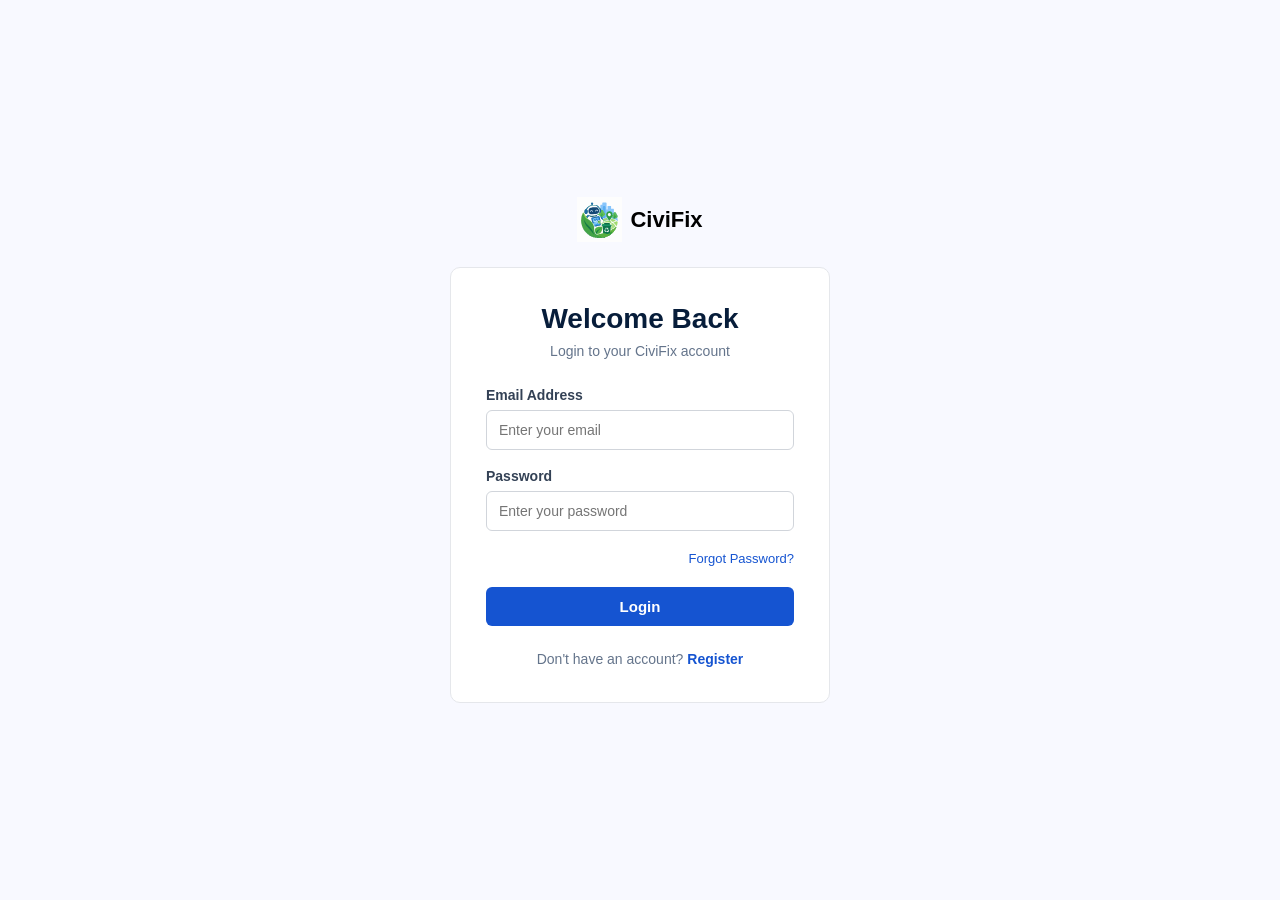
<file: frontend/pages/admin-dashboard.html>
<!DOCTYPE html>
<html lang="en">
<head>
    <meta charset="UTF-8">
    <meta name="viewport" content="width=device-width, initial-scale=1.0">
    <title>CiviFix - Admin Dashboard</title>
    <link rel="stylesheet" href="../css/admin-dashboard.css">
</head>
<body>

    <!-- Simple Navbar -->
    <header class="navbar">
        <div class="logo">
            <h2>CiviFix <small>(Admin)</small></h2>
        </div>
        <nav class="nav-links">
            <a href="admin-dashboard.html" class="active">Complaints</a>
        </nav>
        <div class="user-profile">
            <span>Eleanor Vance (Ward 7)</span>
            <button class="btn-logout" type="button">Logout</button>
        </div>
    </header>

    <!-- Main Container -->
    <main class="dashboard-container">

        <!-- Search & Filter Controls -->
        <section class="controls-section">
            <input type="text" id="searchInput" class="search-input" placeholder="Search by title, address, or user...">
            <div class="filter-tabs">
                <button class="tab active" data-filter="ALL">All</button>
                <button class="tab" data-filter="HIGH">High Priority</button>
                <button class="tab" data-filter="MEDIUM">Medium Priority</button>
                <button class="tab" data-filter="LOW">Low Priority</button>
            </div>
        </section>

        <!-- Complaints Table -->
        <section class="table-container">
            <table class="complaint-table">
                <thead>
                    <tr>
                        <th>TITLE</th>
                        <th>ADDRESS</th>
                        <th>CATEGORY</th>
                        <th>USER</th>
                        <th>DATE & TIME</th>
                        <th>STATUS</th>
                        <th>PRIORITY</th>
                        <th>ACTION</th>
                        <th>PROOF</th>
                    </tr>
                </thead>
                <tbody id="complaintTable">
                    <!-- Dynamic rows will be inserted here -->
                </tbody>
            </table>
        </section>
    </main>

<script src="../js/adminDashboard.js"></script>
</body>
</html>
</file>
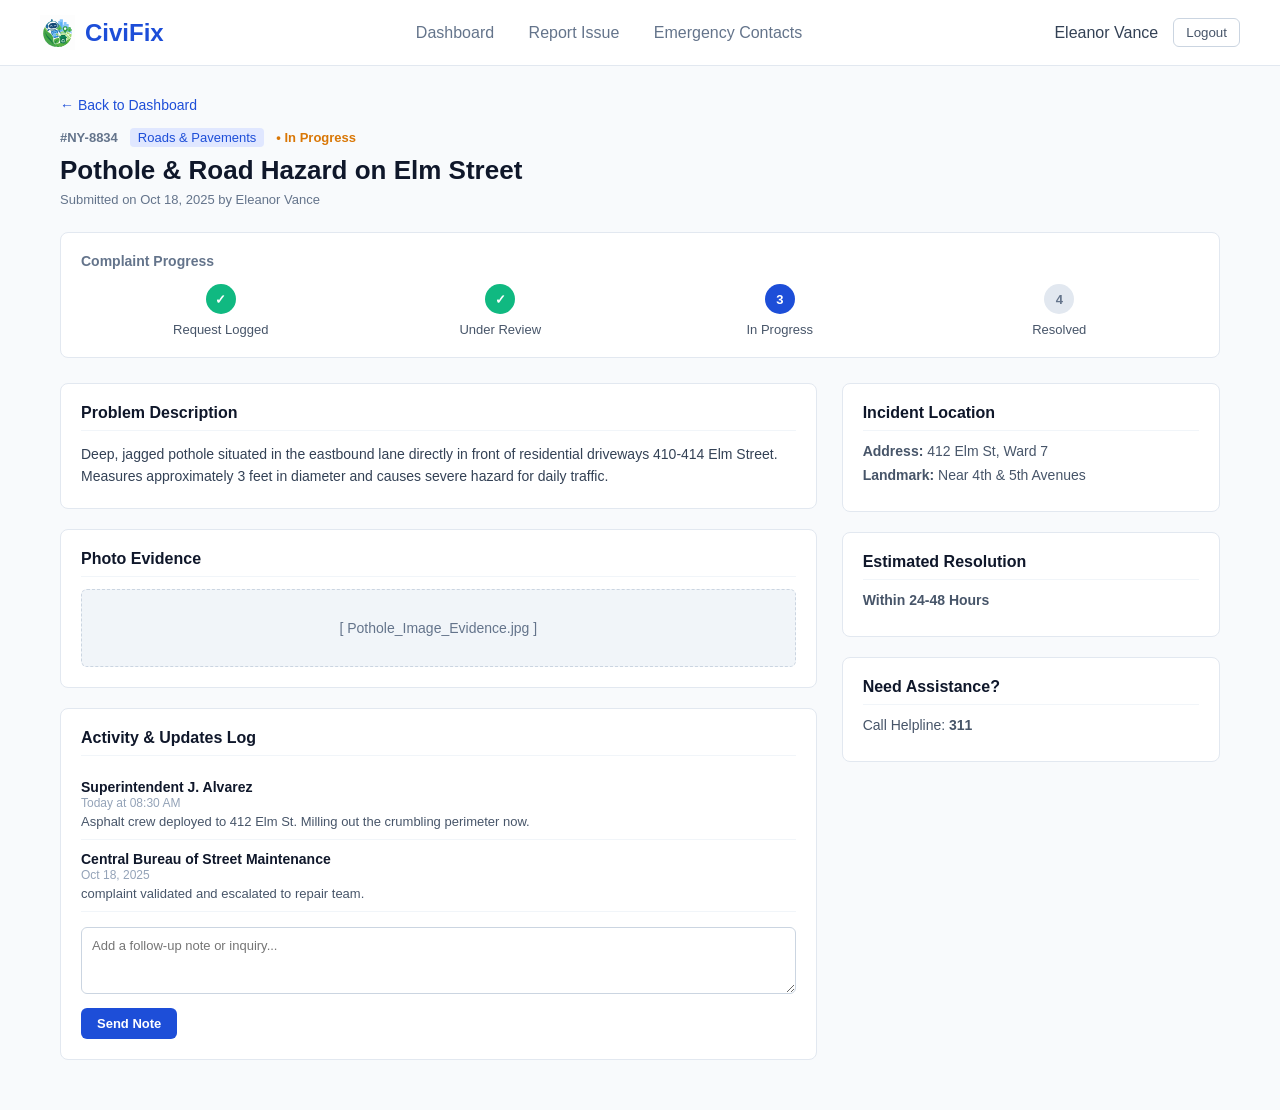
<file: frontend/pages/complaint-details.html>
<!DOCTYPE html>
<html lang="en">
<head>
    <meta charset="UTF-8">
    <meta name="viewport" content="width=device-width, initial-scale=1.0">
    <title>CiviFix - complaint Details</title>
    <link rel="stylesheet" href="../css/complaint-details.css">
</head>
<body>

    <!-- Header Section -->
    <header class="navbar">
        <div class="logo">
            <img class= "brand-logo" src="../images/logo/CiviFix-logo.svg" alt="CiviFix Logo" onerror="this.style.display='none'">
            <h2>CiviFix</h2>
        </div>
        <nav class="nav-links">
            <a href="user-dashboard.html">Dashboard</a>
            <a href="report-issue.html">Report Issue</a>
            <a href="#">Emergency Contacts</a>
        </nav>
        <div class="user-profile">
            <span class="user-name">Eleanor Vance</span>
            <button class="btn-logout">Logout</button>
        </div>
    </header>

    <!-- Main Container -->
    <main class="dashboard-container">

        <!-- Back Navigation -->
        <a href="user-dashboard.html" class="back-link">&larr; Back to Dashboard</a>

        <!-- Complaint Header Title -->
        <div class="ticket-header">
            <div class="ticket-meta">
                <span class="ticket-id">#NY-8834</span>
                <span class="dept-tag">Roads & Pavements</span>
                <span class="status-text in-progress">&bull; In Progress</span>
            </div>
            <h1>Pothole & Road Hazard on Elm Street</h1>
            <p class="submitted-info">Submitted on Oct 18, 2025 by Eleanor Vance</p>
        </div>

        <!-- Basic Lifecycle Progress Tracker -->
        <section class="tracker-card">
            <h3>Complaint Progress</h3>
            <div class="tracker-steps">
                <div class="step completed">
                    <div class="step-num">&#10003;</div>
                    <p>Request Logged</p>
                </div>
                <div class="step completed">
                    <div class="step-num">&#10003;</div>
                    <p>Under Review</p>
                </div>
                <div class="step active">
                    <div class="step-num">3</div>
                    <p>In Progress</p>
                </div>
                <div class="step">
                    <div class="step-num">4</div>
                    <p>Resolved</p>
                </div>
            </div>
        </section>

        <!-- Main Grid Layout (2 Columns) -->
        <div class="details-grid">

            <!-- Left Column: Problem Details & Activity -->
            <div class="main-content">
                
                <!-- Description Card -->
                <div class="content-card">
                    <h2>Problem Description</h2>
                    <p class="description-text">
                        Deep, jagged pothole situated in the eastbound lane directly in front of residential driveways 410-414 Elm Street. Measures approximately 3 feet in diameter and causes severe hazard for daily traffic.
                    </p>
                </div>

                <!-- Photo Evidence Card -->
                <div class="content-card">
                    <h2>Photo Evidence</h2>
                    <div class="image-preview-box">
                        <p>[ Pothole_Image_Evidence.jpg ]</p>
                    </div>
                </div>

                <!-- Updates & Dispatch Log -->
                <div class="content-card">
                    <h2>Activity & Updates Log</h2>
                    <div class="log-list">
                        <div class="log-item">
                            <strong>Superintendent J. Alvarez</strong>
                            <small>Today at 08:30 AM</small>
                            <p>Asphalt crew deployed to 412 Elm St. Milling out the crumbling perimeter now.</p>
                        </div>
                        <div class="log-item">
                            <strong>Central Bureau of Street Maintenance</strong>
                            <small>Oct 18, 2025</small>
                            <p>complaint validated and escalated to repair team.</p>
                        </div>
                    </div>

                    <!-- Add Comment / Reply -->
                    <div class="reply-box">
                        <textarea rows="3" placeholder="Add a follow-up note or inquiry..."></textarea>
                        <button class="btn-primary">Send Note</button>
                    </div>
                </div>

            </div>

            <!-- Right Column: Sidebar Location & Details -->
            <div class="sidebar-content">

                <div class="content-card">
                    <h2>Incident Location</h2>
                    <p><strong>Address:</strong> 412 Elm St, Ward 7</p>
                    <p><strong>Landmark:</strong> Near 4th & 5th Avenues</p>
                </div>

                <div class="content-card">
                    <h2>Estimated Resolution</h2>
                    <p class="timer-text">Within 24-48 Hours</p>
                </div>

                <div class="content-card">
                    <h2>Need Assistance?</h2>
                    <p>Call Helpline: <strong>311</strong></p>
                </div>

            </div>

        </div>

    </main>

</body>
</html>
</file>
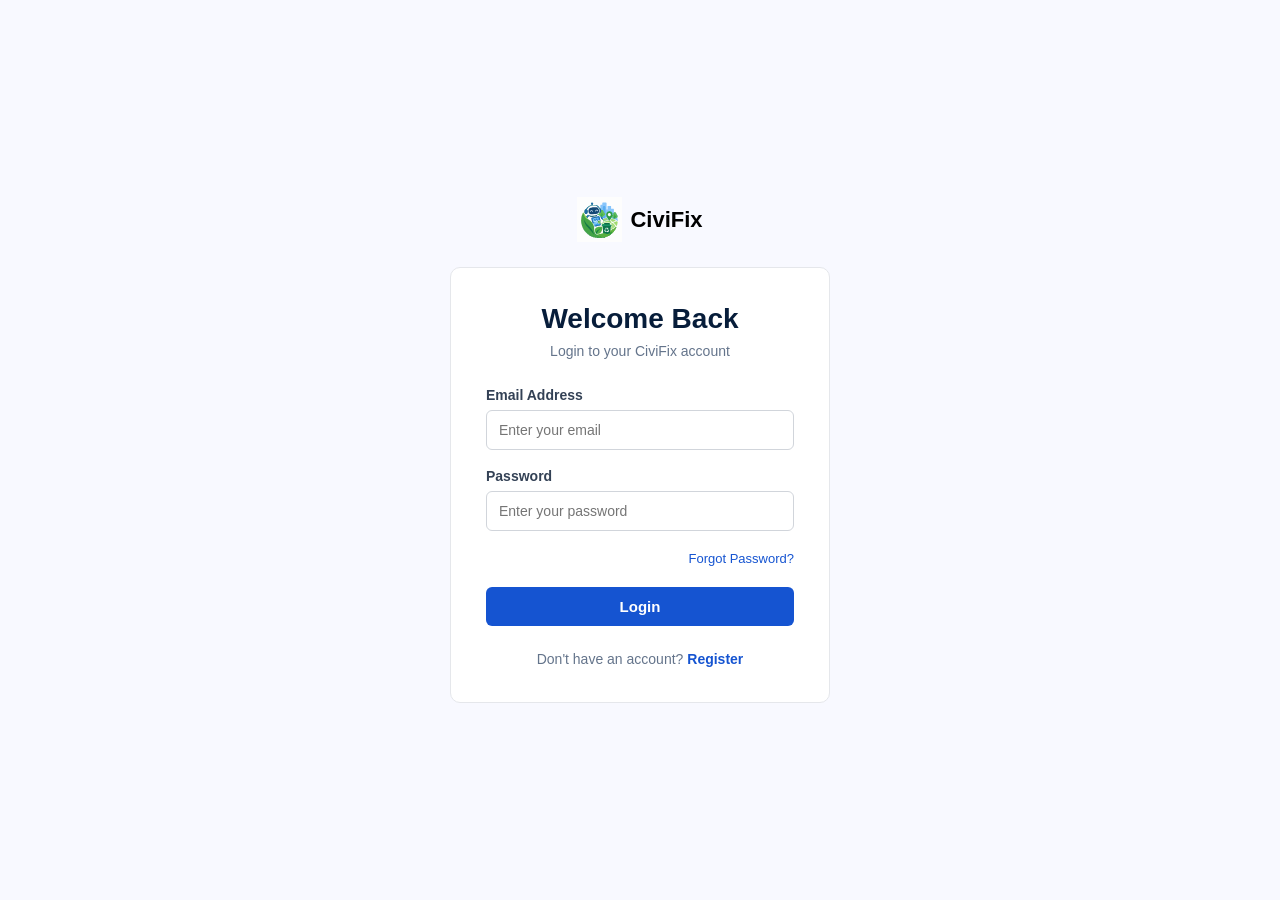
<file: frontend/pages/login.html>
<!DOCTYPE html>
<html lang="en">

<head>
    <meta charset="UTF-8">
    <meta name="viewport" content="width=device-width, initial-scale=1.0">

    <link rel="stylesheet" href="../css/login.css">

    <title>Login - CiviFix</title>
</head>

<body>
<div class="whole-page">
    <div class="login-container">

        <!-- Logo -->
        <div class="login-logo">
            <img src="../images/logo/CiviFix-logo.svg"
                 alt="CiviFix Logo"
                 class="CiviFix-logo">

            <span>CiviFix</span>
        </div>

        <!-- Login Card -->
        <div class="login-card">

            <h1>Welcome Back</h1>

            <p class="login-subtitle">
                Login to your CiviFix account
            </p>

            <!-- Login Form -->
            <form id="loginForm">

                <!-- Email -->
                <div class="form-group">
                    <label for="email">Email Address</label>

                    <input
                        type="email"
                        id="email"
                        placeholder="Enter your email"
                    >
                </div>

                <!-- Password -->
                <div class="form-group">
                    <label for="password">Password</label>

                    <input
                        type="password"
                        id="password"
                        placeholder="Enter your password"
                    >
                </div>

                <!-- Forgot Password -->
                <div class="forgot-password">
                    <a href="#">Forgot Password?</a>
                </div>

                <!-- Login Button -->
                <button type="submit" class="login-btn">
                    Login
                </button>

            </form>

            <!-- Register -->
            <p class="register-text">
                Don't have an account?
                <a href="signup.html">Register</a>
            </p>

        </div>

    </div>
</div>

<script src="../js/login.js"></script>
</body>

</html>
</file>
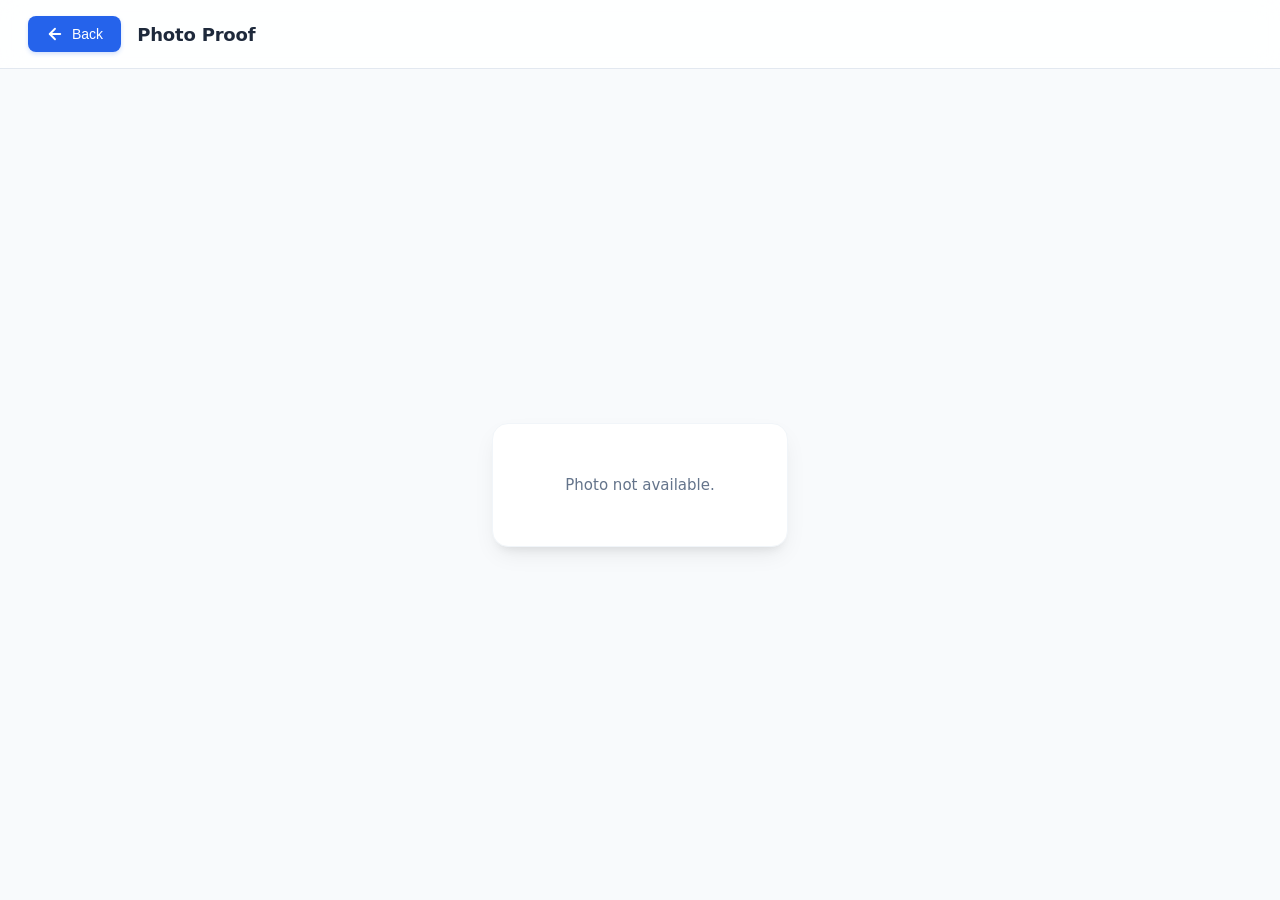
<file: frontend/pages/photo.html>
<!DOCTYPE html>
<html lang="en">
<head>
    <meta charset="UTF-8">
    <meta name="viewport" content="width=device-width, initial-scale=1.0">
    <title>CiviFix - Photo Proof</title>
    <link rel="stylesheet" href="../css/photo.css">
</head>
<body>
    <header class="photo-header">
        <button class="back-btn" id="btn-back">
            <svg width="18" height="18" viewBox="0 0 24 24" fill="none" stroke="currentColor" stroke-width="2.5" stroke-linecap="round" stroke-linejoin="round"><line x1="19" y1="12" x2="5" y2="12"></line><polyline points="12 19 5 12 12 5"></polyline></svg>
            <span>Back</span>
        </button>
        <h2>Photo Proof</h2>
    </header>

    <main class="photo-container">
        <div class="image-card">
            <img id="proof-image" alt="Complaint photo" hidden>
            <p id="photo-message" hidden>Photo not available.</p>
        </div>
    </main>

    <script src="../js/photo.js"></script>
</body>
</html>
</file>
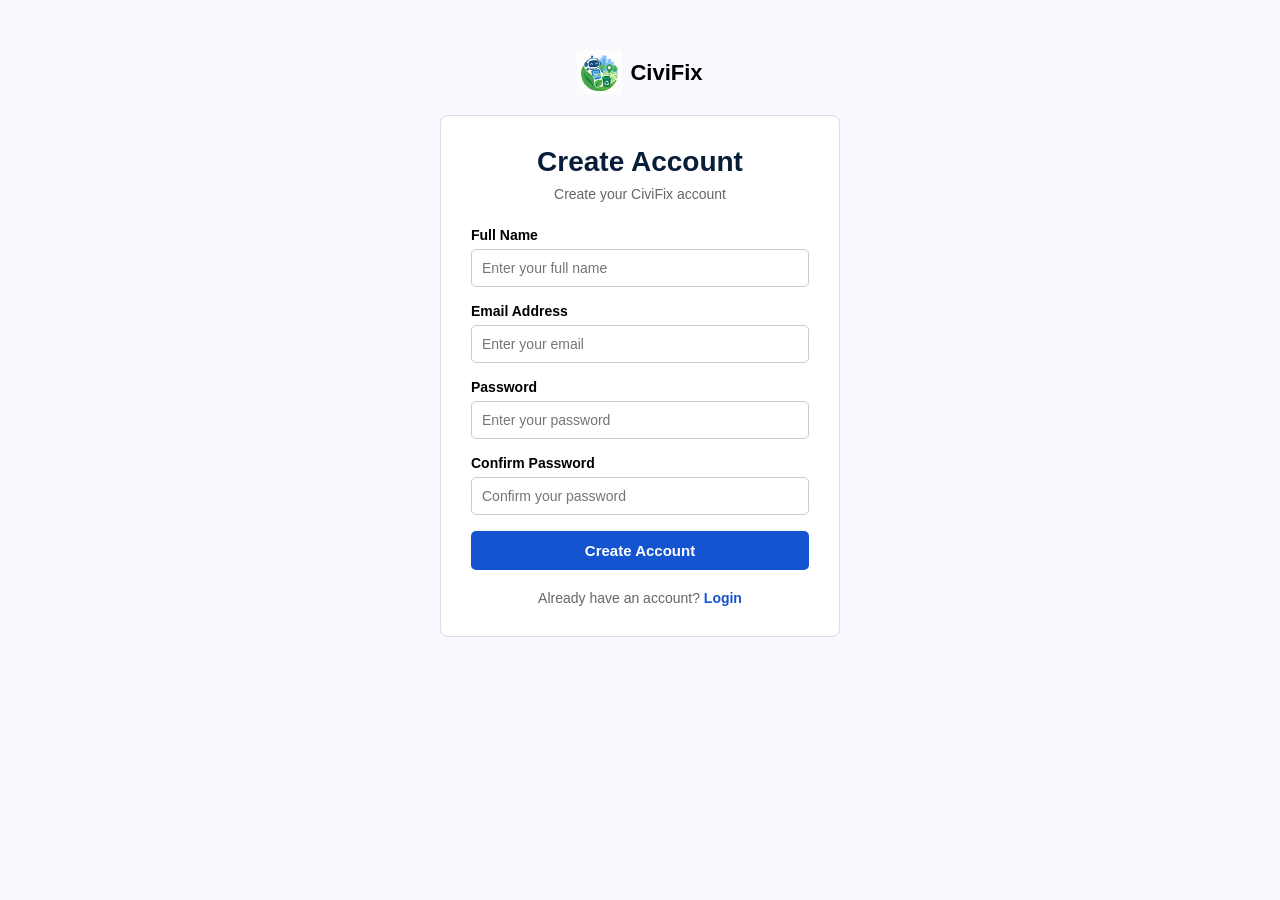
<file: frontend/pages/signup.html>
<!DOCTYPE html>
<html lang="en">

<head>
    <meta charset="UTF-8">
    <meta name="viewport" content="width=device-width, initial-scale=1.0">

    <link rel="stylesheet" href="../css/signup.css">

    <title>Sign Up - CiviFix</title>
</head>

<body>

    <div class="signup-container">

        <!-- Logo -->
        <div class="signup-logo">

            <img
                src="../images/logo/CiviFix-logo.svg"
                alt="CiviFix Logo"
            >

            <span>CiviFix</span>

        </div>


        <!-- Signup Card -->
        <div class="signup-card">

            <h1>Create Account</h1>

            <p class="signup-subtitle">
                Create your CiviFix account
            </p>


            <!-- Signup Form -->
            <form id="signupForm">

                <!-- Full Name -->
                <div class="form-group">

                    <label for="name">Full Name</label>

                    <input
                        type="text"
                        id="name"
                        placeholder="Enter your full name"
                    >

                </div>


                <!-- Email -->
                <div class="form-group">

                    <label for="email">Email Address</label>

                    <input
                        type="email"
                        id="email"
                        placeholder="Enter your email"
                    >

                </div>


                <!-- Password -->
                <div class="form-group">

                    <label for="password">Password</label>

                    <input
                        type="password"
                        id="password"
                        placeholder="Enter your password"
                    >

                </div>


                <!-- Confirm Password -->
                <div class="form-group">

                    <label for="confirm-password">
                        Confirm Password
                    </label>

                    <input
                        type="password"
                        id="confirm-password"
                        placeholder="Confirm your password"
                    >

                </div>


                <!-- Signup Button -->
                <button type="submit" class="signup-btn">
                    Create Account
                </button>

            </form>


            <!-- Login -->
            <p class="login-text">

                Already have an account?

                <a href="login.html">Login</a>

            </p>

        </div>

    </div>
<script src="../js/signup.js"></script>
</body>

</html>
</file>
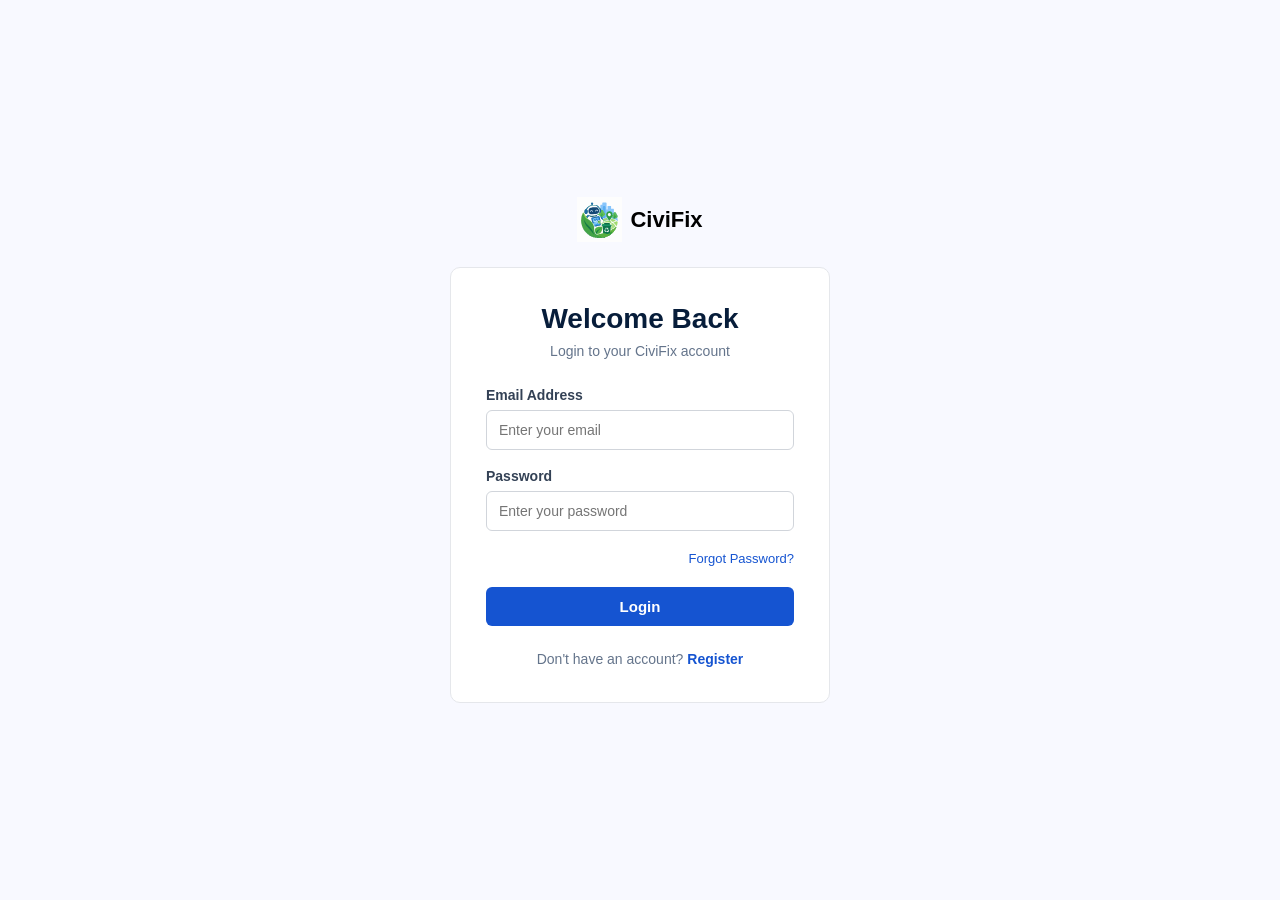
<file: frontend/pages/user-dashboard.html>
<!DOCTYPE html>
<html lang="en">
<head>
    <meta charset="UTF-8">
    <meta name="viewport" content="width=device-width, initial-scale=1.0">
    <title>CiviFix - Citizen Dashboard</title>
    <link rel="stylesheet" href="../css/user-dashboard.css">
</head>
<body>

    <!-- Header Section -->
    <header class="navbar">
        <div class="logo">
            <img src="../images/logo/CiviFix-logo.svg" alt="CiviFix Logo" onerror="this.style.display='none'">
            <h2>CiviFix</h2>
        </div>
        <nav class="nav-links">
            <a href="#" class="active">Dashboard</a>
            <a href="report-issue.html">Report Issue</a>
        </nav>
        <div class="user-profile">
            <span class="user-name">Eleanor Vance</span>
            <button class="btn-logout", id="btn-logout">Logout</button>
        </div>
    </header>

    <!-- Main Container -->
    <main class="dashboard-container">
        
        <!-- Top Section Header -->
        <div class="page-header">
            <div>
                <h1>Citizen Dashboard</h1>
                <p>Track, monitor, and submit municipal service tickets.</p>
            </div>
            <button class="btn-primary"><a href="report-issue.html" class="new-complaint-btn">+ New Complaint</a></button>
        </div>

        <!-- Simple Clean Stats Cards -->
        <section class="stats-grid">
            <div class="stat-card">
                <h3>Total Complaints</h3>
                <p class="stat-number" id="total-complaint">14</p>
            </div>
            <div class="stat-card">
                <h3>In Progress</h3>
                <p class="stat-number" id="in-progress">4</p>
            </div>
            <div class="stat-card">
                <h3>Resolved</h3>
                <p class="stat-number" id="resolved">9</p>
            </div>
        </section>

        <!-- Complaints Table -->
        <section class="table-container">
            <table class="tickets-table">
                <thead>
                    <tr>
                        <th>Title</th>
                        <th>Address</th>
                        <th>Reported Date</th>
                        <th>Status</th>
                        <th>Details</th>
                        <th>Delete</th>
                    </tr>
                </thead>
                <tbody>
                    <tr>
                        <td>
                            <strong>Deep pothole near 5th & Elm Ave</strong><br>
                        </td>
                        <td><span class="dept-text">Roads & Pavements</span></td>
                        <td>Oct 18, 2025</td>
                        <td><span class="status-text in-progress">In Progress</span></td>
                        <td><span><a href="#">view detail</a></span></td>
                        <td><img src="../images/Icons/one.png" alt="delete button"img></td>
                    </tr>
                    <tr>
                        <td>
                            <strong>Broken street light flickering on Elm St</strong><br>
                        </td>
                        <td><span class="dept-text">Street Lighting</span></td>
                        <td>Oct 15, 2025</td>
                        <td><span class="status-text in-progress">In Progress</span></td>
                        <td><span><a href="#">view detail</a></span></td>

                    </tr>
                    <tr>
                        <td>
                            <strong>Overflowing waste bin outside Central Library</strong><br>
                        </td>
                        <td><span class="dept-text">Sanitation & Waste</span></td>
                        <td>Oct 10, 2025</td>
                        <td><span class="status-text resolved">Resolved</span></td>
                        <td><span><a href="#">view detail</a></span></td>

                    </tr>
                </tbody>
            </table>
        </section>

    </main>

</body>

<script src="../js/userDashboard.js"></script>
</html>
</file>
<file: frontend/css/admin-dashboard.css>
/* Basic Global Reset */
* {
    margin: 0;
    padding: 0;
    box-sizing: border-box;
    font-family: Arial, Helvetica, sans-serif;
}

body {
    background-color: #f8fafc;
    color: #333333;
    font-size: 13px;
}

/* Navbar */
.navbar {
    display: flex;
    justify-content: space-between;
    align-items: center;
    background-color: #ffffff;
    padding: 12px 25px;
    border-bottom: 1px solid #e2e8f0;
}

.logo h2 {
    color: #1d4ed8;
    font-size: 18px;
}

.logo small {
    color: #64748b;
    font-weight: normal;
}

.nav-links a {
    text-decoration: none;
    color: #475569;
    margin: 0 10px;
}

.nav-links a.active {
    color: #1d4ed8;
    font-weight: bold;
}

.user-profile {
    display: flex;
    align-items: center;
    gap: 12px;
    font-size: 13px;
    color: #475569;
}

.btn-logout {
    background: transparent;
    border: 1px solid #cbd5e1;
    padding: 4px 8px;
    border-radius: 4px;
    cursor: pointer;
}

/* Container */
.dashboard-container {
    max-width: 1350px;
    margin: 20px auto;
    padding: 0 15px;
}

/* Search & Tabs */
.controls-section {
    display: flex;
    justify-content: space-between;
    align-items: center;
    margin-bottom: 15px;
}

.search-input {
    width: 350px;
    padding: 8px 12px;
    border: 1px solid #cbd5e1;
    border-radius: 4px;
    outline: none;
    font-size: 13px;
}

.filter-tabs {
    display: flex;
    gap: 5px;
}

.tab {
    background: #ffffff;
    border: 1px solid #cbd5e1;
    padding: 6px 12px;
    border-radius: 4px;
    cursor: pointer;
    font-size: 13px;
    color: #333;
}

.tab.active {
    background: #1d4ed8;
    color: #ffffff;
    border-color: #1d4ed8;
}

/* Table Styling - No Horizontal Scroll */
.table-container {
    background: #ffffff;
    border: 1px solid #e2e8f0;
    border-radius: 12px;
    box-shadow: 0 4px 14px rgba(15, 23, 42, 0.08);
}

.complaint-table {
    width: 100%;
    border-collapse: collapse;
    table-layout: fixed;
}

.complaint-table th {
    background-color: #f1f5f9;
    font-size: 10px;
    color: #475569;
    padding: 12px 8px;
    text-align: left;
    text-transform: uppercase;
    letter-spacing: 0.05em;
    border-bottom: 2px solid #cbd5e1;
    font-weight: 700;
}

/* NEW: Column widths (total = 100%) */
.complaint-table th:nth-child(1) { width: 12%; }  /* Title */
.complaint-table th:nth-child(2) { width: 16%; }  /* Address */
.complaint-table th:nth-child(3) { width: 9%;  }  /* Category */
.complaint-table th:nth-child(4) { width: 10%; }  /* User */
.complaint-table th:nth-child(5) { width: 11%; }  /* Date & Time */
.complaint-table th:nth-child(6) { width: 9%;  }  /* Status */
.complaint-table th:nth-child(7) { width: 5%;  }  /* Priority */
.complaint-table th:nth-child(8) { width: 18%; }  /* Action */
.complaint-table th:nth-child(9) { width: 5%;  }  /* Proof */

.complaint-table td {
    padding: 10px 8px;
    border-bottom: 1px solid #e2e8f0;
    vertical-align: middle;
    font-size: 12px;
    overflow: hidden;
    text-overflow: ellipsis;
    white-space: nowrap;
}

/* NEW: Action column ka content kate nahi */
.complaint-table td:nth-child(8) {
    overflow: visible;
}

/* Zebra stripes + hover */
.complaint-table tbody tr:nth-child(even) {
    background-color: #f8fafc;
}

.complaint-table tbody tr {
    transition: background-color 0.2s ease;
}

.complaint-table tbody tr:hover {
    background-color: #eff6ff;
}

.complaint-table tbody tr:last-child td {
    border-bottom: none;
}

.subtext {
    font-size: 11px;
    color: #64748b;
    margin-top: 2px;
    overflow: hidden;
    text-overflow: ellipsis;
}

/* Status + Priority badges */
.status-text,
.badge {
    display: inline-block;
    padding: 3px 8px;
    border-radius: 999px;
    font-size: 11px;
    font-weight: 600;
}

.status-text.in-progress { background: #fef3c7; color: #b45309; }
.status-text.pending     { background: #fee2e2; color: #b91c1c; }
.status-text.resolved    { background: #dcfce7; color: #15803d; }

.badge.high   { background: #fee2e2; color: #b91c1c; }
.badge.medium { background: #fef3c7; color: #b45309; }
.badge.low    { background: #dcfce7; color: #15803d; }

.action-cell {
    display: flex;
    align-items: center;
    gap: 6px;
}

/* CHANGED: max-width hata diya, flex add kiya */
.action-cell select {
    padding: 4px;
    font-size: 11px;
    border: 1px solid #cbd5e1;
    border-radius: 4px;
    flex: 1;
    min-width: 0;
}

.btn-update {
    background-color: #1d4ed8;
    color: white;
    border: none;
    padding: 5px 8px;
    border-radius: 4px;
    font-size: 11px;
    cursor: pointer;
    transition: background-color 0.2s ease;
    flex-shrink: 0;   /* NEW */
}

.btn-update:hover {
    background-color: #1e40af;
}

.link-view {
    color: #1d4ed8;
    text-decoration: none;
    font-size: 12px;
}

.link-view:hover {
    text-decoration: underline;
}
</file>
<file: frontend/css/complaint-details.css>
/* Reset & Base Styles */
* {
    margin: 0;
    padding: 0;
    box-sizing: border-box;
    font-family: 'Segoe UI', Tahoma, Geneva, Verdana, sans-serif;
}

body {
    background-color: #f8fafc;
    color: #334155;
}

/* Navbar */
.navbar {
    display: flex;
    justify-content: space-between;
    align-items: center;
    background-color: #ffffff;
    padding: 15px 40px;
    border-bottom: 1px solid #e2e8f0;
}

.logo {
    display: flex;
    align-items: center;
    gap: 10px;
    color: #1d4ed8;
}

.nav-links a {
    text-decoration: none;
    color: #64748b;
    margin: 0 15px;
    font-weight: 500;
}

.nav-links a.active, .nav-links a:hover {
    color: #1d4ed8;
}

.user-profile {
    display: flex;
    align-items: center;
    gap: 15px;
}

.btn-logout {
    background: transparent;
    border: 1px solid #cbd5e1;
    padding: 6px 12px;
    border-radius: 6px;
    cursor: pointer;
    color: #475569;
}

/* Container */
.dashboard-container {
    max-width: 1200px;
    margin: 30px auto;
    padding: 0 20px;
}

.back-link {
    display: inline-block;
    color: #1d4ed8;
    text-decoration: none;
    font-size: 14px;
    margin-bottom: 15px;
}

/* Header & Meta */
.ticket-header {
    margin-bottom: 25px;
}

.ticket-meta {
    display: flex;
    gap: 12px;
    align-items: center;
    margin-bottom: 8px;
    font-size: 13px;
}

.ticket-id {
    color: #64748b;
    font-weight: 600;
}

.dept-tag {
    background: #e0e7ff;
    color: #1d4ed8;
    padding: 2px 8px;
    border-radius: 4px;
}

.status-text.in-progress {
    color: #d97706;
    font-weight: 600;
}

.ticket-header h1 {
    font-size: 26px;
    color: #0f172a;
    margin-bottom: 6px;
}

.submitted-info {
    color: #64748b;
    font-size: 13px;
}

/* Tracker Steps Card */
.tracker-card {
    background: #ffffff;
    padding: 20px;
    border-radius: 8px;
    border: 1px solid #e2e8f0;
    margin-bottom: 25px;
}

.tracker-card h3 {
    font-size: 14px;
    color: #64748b;
    margin-bottom: 15px;
}

.tracker-steps {
    display: flex;
    justify-content: space-between;
}

.step {
    text-align: center;
    flex: 1;
    position: relative;
}

.step-num {
    width: 30px;
    height: 30px;
    background: #e2e8f0;
    color: #64748b;
    border-radius: 50%;
    display: flex;
    align-items: center;
    justify-content: center;
    margin: 0 auto 8px;
    font-size: 13px;
    font-weight: 600;
}

.step.completed .step-num {
    background: #10b981;
    color: white;
}

.step.active .step-num {
    background: #1d4ed8;
    color: white;
}

.step p {
    font-size: 13px;
    color: #475569;
}

/* 2-Column Grid */
.details-grid {
    display: grid;
    grid-template-columns: 2fr 1fr;
    gap: 25px;
}

.content-card {
    background: #ffffff;
    padding: 20px;
    border-radius: 8px;
    border: 1px solid #e2e8f0;
    margin-bottom: 20px;
}

.content-card h2 {
    font-size: 16px;
    color: #0f172a;
    margin-bottom: 12px;
    border-bottom: 1px solid #f1f5f9;
    padding-bottom: 8px;
}

.description-text {
    font-size: 14px;
    line-height: 1.6;
    color: #334155;
}

/* Image Box */
.image-preview-box {
    background: #f1f5f9;
    border: 1px dashed #cbd5e1;
    padding: 30px;
    text-align: center;
    color: #64748b;
    border-radius: 6px;
    font-size: 14px;
}

/* Activity Logs */
.log-item {
    padding: 10px 0;
    border-bottom: 1px solid #f1f5f9;
}

.log-item strong {
    font-size: 14px;
    color: #0f172a;
}

.log-item small {
    display: block;
    color: #94a3b8;
    font-size: 12px;
    margin-bottom: 4px;
}

.log-item p {
    font-size: 13px;
    color: #475569;
}

/* Reply Box */
.reply-box {
    margin-top: 15px;
}

.reply-box textarea {
    width: 100%;
    padding: 10px;
    border: 1px solid #cbd5e1;
    border-radius: 6px;
    outline: none;
    font-size: 13px;
    margin-bottom: 10px;
}

.btn-primary {
    background-color: #1d4ed8;
    color: white;
    padding: 8px 16px;
    border: none;
    border-radius: 6px;
    font-weight: 600;
    cursor: pointer;
    font-size: 13px;
}

/* Sidebar Info */
.sidebar-content .content-card p {
    font-size: 14px;
    margin-bottom: 8px;
    color: #475569;
}

.timer-text {
    font-size: 18px;
    font-weight: 700;
    color: #1d4ed8;
}

.brand-logo{
    height:35px;
    width:35px;
}
</file>
<file: frontend/css/login.css>
* {
    margin: 0;
    padding: 0;
    box-sizing: border-box;
}

/*header section*/
.site-header{
    width:100%;
    height:64px;
    background: #ffffff;
    border-bottom:2px solid #e5e7eb;
}
/*header container*/
.header-container {
    width:95%;
    max-width:1700px;
    margin:0 auto;
    
    display:flex;
    align-items:center;
    justify-content: space-between;
}
/*logo and Name*/
.brand{
    display:flex;
    align-items:center;
    gap:10px;
}

.brand-logo{
    height:55px;
    width:55px;
    object-fit:contain; 
}
.brand-name{
    font-size:18px;
    font-weight:Bold;
}


/*Header Navigation*/
.main-nav{
    display:flex;
    align-items:center;
    gap:30px;
}

.main-nav a:hover{
    color:rgb(166, 164, 164);
}

.nav-text{
    font-size:16px;
    color:rgb(83, 81, 81);
    font-weight:600;
    text-decoration:none;
}


.whole-page{
    min-height: 100vh;

    background-color: #f8f9ff;

    font-family: Arial, sans-serif;

    display: flex;
    align-items: center;
    justify-content: center;
}


/* Login Container */

.login-container {
    width: 100%;
    max-width: 420px;

    padding: 20px;
}


/* Logo */

.login-logo {
    display: flex;
    align-items: center;
    justify-content: center;

    gap: 8px;

    margin-bottom: 25px;
}

.login-logo img {
    width: 45px;
    height: 45px;

    object-fit: contain;
}

.login-logo span {
    font-size: 22px;
    font-weight: bold;
}


/* Login Card */

.login-card {
    background-color: #ffffff;

    padding: 35px;

    border-radius: 10px;

    border: 1px solid #e5e7eb;
}


/* Heading */

.login-card h1 {
    text-align: center;

    font-size: 28px;

    color: #071d3a;
}

.login-subtitle {
    text-align: center;

    margin-top: 8px;
    margin-bottom: 28px;

    font-size: 14px;

    color: #64748b;
}


/* Form */

.form-group {
    margin-bottom: 18px;
}

.form-group label {
    display: block;

    margin-bottom: 7px;

    font-size: 14px;
    font-weight: 600;

    color: #334155;
}

.form-group input {
    width: 100%;

    padding: 11px 12px;

    border: 1px solid #d1d5db;
    border-radius: 6px;

    font-size: 14px;

    outline: none;
}

.form-group input:focus {
    border-color: #1554d1;
}


/* Forgot Password */

.forgot-password {
    text-align: right;

    margin-bottom: 20px;
}

.forgot-password a {
    font-size: 13px;

    color: #1554d1;

    text-decoration: none;
}


/* Login Button */

.login-btn {
    width: 100%;

    padding: 11px;

    background-color: #1554d1;

    color: white;

    border: none;

    border-radius: 6px;

    font-size: 15px;
    font-weight: 600;

    cursor: pointer;
}

.login-btn:hover {
    background-color: #1047b8;
}


/* Register */

.register-text {
    text-align: center;

    margin-top: 25px;

    font-size: 14px;

    color: #64748b;
}

.register-text a {
    color: #1554d1;

    font-weight: 600;

    text-decoration: none;
}
</file>
<file: frontend/css/photo.css>
* { 
    box-sizing: border-box; 
    margin: 0; 
    padding: 0; 
}

[hidden] { 
    display: none !important; 
}

body {
    font-family: 'Inter', system-ui, -apple-system, BlinkMacSystemFont, "Segoe UI", Roboto, sans-serif;
    background: #f8fafc;
    color: #0f172a;
    min-height: 100vh;
    display: flex;
    flex-direction: column;
}

/* Modern Header with Glass effect */
.photo-header {
    display: flex;
    align-items: center;
    gap: 16px;
    padding: 16px 28px;
    background: rgba(255, 255, 255, 0.85);
    backdrop-filter: blur(12px);
    border-bottom: 1px solid #e2e8f0;
    position: sticky;
    top: 0;
    z-index: 10;
}

.photo-header h2 { 
    font-size: 18px; 
    font-weight: 600;
    color: #1e293b;
    letter-spacing: -0.01em;
}

/* Sleek Modern Back Button */
.back-btn {
    display: inline-flex;
    align-items: center;
    gap: 8px;
    background: #2563eb;
    color: #ffffff;
    border: none;
    padding: 9px 18px;
    border-radius: 8px;
    font-size: 14px;
    font-weight: 500;
    cursor: pointer;
    transition: all 0.2s ease;
    box-shadow: 0 2px 4px rgba(37, 99, 235, 0.2);
}

.back-btn:hover { 
    background: #1d4ed8; 
    transform: translateY(-1px);
    box-shadow: 0 4px 8px rgba(37, 99, 235, 0.3);
}

.back-btn:active {
    transform: translateY(0);
}

/* Centered Container */
.photo-container {
    flex: 1;
    display: flex;
    justify-content: center;
    align-items: center;
    padding: 32px;
}

/* Image Card Wrapper for Depth */
.image-card {
    background: #ffffff;
    padding: 12px;
    border-radius: 16px;
    box-shadow: 0 10px 25px -5px rgba(0, 0, 0, 0.08), 0 8px 10px -6px rgba(0, 0, 0, 0.08);
    border: 1px solid #f1f5f9;
    max-width: 90vw;
    max-height: calc(100vh - 140px);
    display: flex;
    justify-content: center;
    align-items: center;
}

#proof-image {
    max-width: 100%;
    max-height: calc(100vh - 170px);
    border-radius: 10px;
    object-fit: contain;
    display: block;
}

#photo-message {
    padding: 40px 60px;
    color: #64748b;
    font-size: 15px;
    font-weight: 500;
    text-align: center;
}
</file>
<file: frontend/css/signup.css>
* {
    margin: 0;
    padding: 0;
    box-sizing: border-box;
}

body {
    background-color: #f8f9ff;
    font-family: Arial, sans-serif;
}


/* Signup Container */

.signup-container {
    width: 400px;
    margin: 50px auto;
}


/* Logo */

.signup-logo {
    display: flex;
    align-items: center;
    justify-content: center;

    gap: 8px;

    margin-bottom: 20px;
}

.signup-logo img {
    width: 45px;
    height: 45px;
}

.signup-logo span {
    font-size: 22px;
    font-weight: bold;
}


/* Signup Card */

.signup-card {
    background-color: white;

    padding: 30px;

    border: 1px solid #ddd;
    border-radius: 8px;
}


/* Heading */

.signup-card h1 {
    text-align: center;

    font-size: 28px;

    color: #071d3a;
}

.signup-subtitle {
    text-align: center;

    margin-top: 8px;
    margin-bottom: 25px;

    color: #666;

    font-size: 14px;
}


/* Form */

.form-group {
    margin-bottom: 16px;
}

.form-group label {
    display: block;

    margin-bottom: 6px;

    font-size: 14px;
    font-weight: bold;
}

.form-group input {
    width: 100%;

    padding: 10px;

    border: 1px solid #ccc;
    border-radius: 5px;

    font-size: 14px;
}


/* Signup Button */

.signup-btn {
    width: 100%;

    padding: 11px;

    background-color: #1554d1;

    color: white;

    border: none;
    border-radius: 5px;

    font-size: 15px;
    font-weight: bold;

    cursor: pointer;
}

.signup-btn:hover {
    background-color: #1047b8;
}


/* Login */

.login-text {
    text-align: center;

    margin-top: 20px;

    font-size: 14px;

    color: #666;
}

.login-text a {
    color: #1554d1;

    text-decoration: none;

    font-weight: bold;
}
</file>
<file: frontend/css/user-dashboard.css>
@import url('https://fonts.googleapis.com/css2?family=Plus+Jakarta+Sans:wght@400;500;600;700;800&display=swap');

/* ---------- Design tokens ---------- */
:root {
    --ink: #0f1b2d;
    --text: #334155;
    --muted: #64748b;
    --line: #e3e8f0;
    --line-soft: #eef1f6;
    --bg: #f3f5f9;
    --surface: #ffffff;
    --surface-alt: #f8fafd;

    --brand: #1f4fd8;
    --brand-dark: #1740b4;
    --brand-tint: #e8eefc;

    --amber: #b45309;
    --green: #047857;
    --red: #c43b3b;
    --red-tint: #fdecec;

    --radius-lg: 14px;
    --radius-md: 10px;
    --shadow-card: 0 1px 2px rgba(15, 27, 45, 0.04), 0 10px 24px -14px rgba(15, 27, 45, 0.12);
    --font: 'Plus Jakarta Sans', 'Segoe UI', Tahoma, Geneva, Verdana, sans-serif;
}

/* ---------- Reset & base ---------- */
* {
    margin: 0;
    padding: 0;
    box-sizing: border-box;
    font-family: var(--font);
}

body {
    background-color: var(--bg);
    color: var(--text);
    line-height: 1.5;
    -webkit-font-smoothing: antialiased;
}

:focus-visible {
    outline: 2px solid var(--brand);
    outline-offset: 2px;
}

/* ---------- Navbar ---------- */
.navbar {
    position: sticky;
    top: 0;
    z-index: 10;
    display: flex;
    justify-content: space-between;
    align-items: center;
    background-color: rgba(255, 255, 255, 0.92);
    backdrop-filter: saturate(180%) blur(10px);
    padding: 14px 40px;
    border-bottom: 1px solid var(--line);
}

.logo {
    display: flex;
    align-items: center;
    gap: 10px;
    color: var(--ink);
}

.logo h2 {
    font-size: 20px;
    font-weight: 800;
    letter-spacing: -0.02em;
}

.logo img {
    height: 30px;
}

.nav-links {
    display: flex;
    gap: 4px;
}

.nav-links a {
    text-decoration: none;
    color: var(--muted);
    padding: 8px 16px;
    border-radius: 8px;
    font-size: 14px;
    font-weight: 600;
    transition: background-color 0.15s ease, color 0.15s ease;
}

.nav-links a:hover {
    color: var(--ink);
    background-color: var(--surface-alt);
}

.nav-links a.active {
    color: var(--brand);
    background-color: var(--brand-tint);
}

.user-profile {
    display: flex;
    align-items: center;
    gap: 14px;
}

.user-name {
    font-size: 14px;
    font-weight: 600;
    color: var(--ink);
}

.btn-logout {
    background: transparent;
    border: 1px solid var(--line);
    padding: 8px 16px;
    border-radius: 8px;
    cursor: pointer;
    color: var(--text);
    font-size: 13px;
    font-weight: 600;
    transition: border-color 0.15s ease, color 0.15s ease, background-color 0.15s ease;
}

.btn-logout:hover {
    border-color: var(--red);
    color: var(--red);
    background-color: var(--red-tint);
}

/* ---------- Main container ---------- */
.dashboard-container {
    max-width: 1200px;
    margin: 36px auto 60px;
    padding: 0 24px;
}

/* ---------- Page header ---------- */
.page-header {
    display: flex;
    justify-content: space-between;
    align-items: center;
    gap: 16px;
    margin-bottom: 28px;
}

.page-header h1 {
    font-size: 28px;
    font-weight: 800;
    letter-spacing: -0.025em;
    color: var(--ink);
}

.page-header p {
    color: var(--muted);
    font-size: 15px;
    margin-top: 2px;
}

.btn-primary {
    background-color: var(--brand);
    color: #ffffff;
    padding: 0;
    border: none;
    border-radius: var(--radius-md);
    font-weight: 600;
    font-size: 14px;
    cursor: pointer;
    box-shadow: 0 6px 16px -6px rgba(31, 79, 216, 0.55);
    transition: background-color 0.15s ease, transform 0.15s ease, box-shadow 0.15s ease;
}

.btn-primary:hover {
    background-color: var(--brand-dark);
    transform: translateY(-1px);
    box-shadow: 0 10px 20px -8px rgba(31, 79, 216, 0.6);
}

.btn-primary:active {
    transform: translateY(0);
}

/* link fills the whole button so the full area is clickable */
button.btn-primary a.new-complaint-btn {
    color: #ffffff !important;
    text-decoration: none;
    display: block;
    padding: 12px 22px;
}

/* ---------- Stats cards ---------- */
.stats-grid {
    display: grid;
    grid-template-columns: repeat(3, 1fr);
    gap: 20px;
    margin-bottom: 28px;
}

.stat-card {
    background: var(--surface);
    padding: 22px 26px;
    border-radius: var(--radius-lg);
    border: 1px solid var(--line);
    box-shadow: var(--shadow-card);
}

.stat-card h3 {
    font-size: 14px;
    color: var(--muted);
    font-weight: 600;
    margin-bottom: 8px;
}

.stat-number {
    font-size: 38px;
    font-weight: 800;
    letter-spacing: -0.03em;
    line-height: 1.1;
    color: var(--ink);
    font-variant-numeric: tabular-nums;
}

#in-progress {
    color: var(--amber);
}

#resolved {
    color: var(--green);
}

/* ---------- Search & filters (kept in case you use them) ---------- */
.controls-section {
    display: flex;
    justify-content: space-between;
    align-items: center;
    margin-bottom: 20px;
    gap: 15px;
}

.search-input {
    width: 60%;
    padding: 10px 14px;
    border: 1px solid var(--line);
    border-radius: var(--radius-md);
    outline: none;
    font-size: 14px;
    background: var(--surface);
    transition: border-color 0.15s ease, box-shadow 0.15s ease;
}

.search-input:focus {
    border-color: var(--brand);
    box-shadow: 0 0 0 3px var(--brand-tint);
}

.filter-tabs {
    display: flex;
    gap: 6px;
}

.tab {
    background: var(--surface);
    border: 1px solid var(--line);
    padding: 8px 14px;
    border-radius: 8px;
    cursor: pointer;
    font-size: 13px;
    font-weight: 600;
    color: var(--muted);
}

.tab.active {
    background: var(--brand);
    color: #ffffff;
    border-color: var(--brand);
}

/* ---------- Table ---------- */
.table-container {
    background: var(--surface);
    border-radius: var(--radius-lg);
    border: 1px solid var(--line);
    box-shadow: var(--shadow-card);
    overflow-x: auto;
}

.tickets-table {
    width: 100%;
    border-collapse: collapse;
    text-align: left;
}

.tickets-table th,
.tickets-table td {
    padding: 18px 24px;
    border-bottom: 1px solid var(--line-soft);
    font-size: 14px;
    vertical-align: middle;
}

.tickets-table th {
    background-color: var(--surface-alt);
    font-size: 13px;
    color: var(--muted);
    font-weight: 600;
    white-space: nowrap;
    border-bottom: 1px solid var(--line);
}

.tickets-table tbody tr {
    transition: background-color 0.15s ease;
}

.tickets-table tbody tr:hover {
    background-color: var(--surface-alt);
}

.tickets-table tbody tr:last-child td {
    border-bottom: none;
}

.tickets-table td strong {
    font-size: 15px;
    font-weight: 600;
    color: var(--ink);
}

.ticket-id {
    color: #94a3b8;
    font-size: 12px;
}

.dept-text {
    color: var(--text);
    font-size: 14px;
}

/* ---------- Status (dot + text, no box) ---------- */
.status-text {
    font-size: 13px;
    font-weight: 700;
    display: inline-flex;
    align-items: center;
    gap: 8px;
    white-space: nowrap;
}

.status-text::before {
    content: "";
    width: 8px;
    height: 8px;
    border-radius: 50%;
    background: currentColor;
}

.status-text.in-progress {
    color: var(--amber);
}

.status-text.resolved {
    color: var(--green);
}

/* ---------- Detail link ---------- */
.tickets-table td a,
.link-action {
    color: var(--brand);
    text-decoration: none;
    font-weight: 600;
    font-size: 14px;
    white-space: nowrap;
}

.tickets-table td a:hover,
.link-action:hover {
    color: var(--brand-dark);
    text-decoration: underline;
    text-underline-offset: 3px;
}

/* ---------- Delete icon ---------- */
.tickets-table td img {
    width: 34px;
    height: 34px;
    padding: 8px;
    object-fit: contain;
    background: var(--red-tint);
    border-radius: 50%;
    cursor: pointer;
    display: block;
    transition: background-color 0.15s ease, transform 0.15s ease;
}

.tickets-table td img:hover {
    background: #f8d4d4;
    transform: scale(1.08);
}

/* old dustbin classes, polished (in case you use them) */
.dustbin-container {
    height: 34px;
    width: 34px;
    background: var(--red-tint);
    border-radius: 50%;
    display: flex;
    justify-content: center;
    align-items: center;
    cursor: pointer;
    transition: background-color 0.15s ease, transform 0.15s ease;
}

.dustbin-container:hover {
    background: #f8d4d4;
    transform: scale(1.08);
}

.dustbin-icon {
    height: 18px;
    width: 18px;
}

/* ---------- Responsive ---------- */
@media (max-width: 768px) {
    .navbar {
        flex-wrap: wrap;
        gap: 10px;
        padding: 12px 16px;
    }

    .nav-links {
        order: 3;
        width: 100%;
    }

    .dashboard-container {
        margin-top: 24px;
        padding: 0 16px;
    }

    .page-header {
        flex-direction: column;
        align-items: flex-start;
    }

    .page-header h1 {
        font-size: 24px;
    }

    .stats-grid {
        grid-template-columns: 1fr;
        gap: 14px;
    }

    .tickets-table {
        min-width: 720px;
    }

    .controls-section {
        flex-direction: column;
        align-items: stretch;
    }

    .search-input {
        width: 100%;
    }
}

@media (prefers-reduced-motion: reduce) {
    * {
        transition: none !important;
    }
}
</file>
